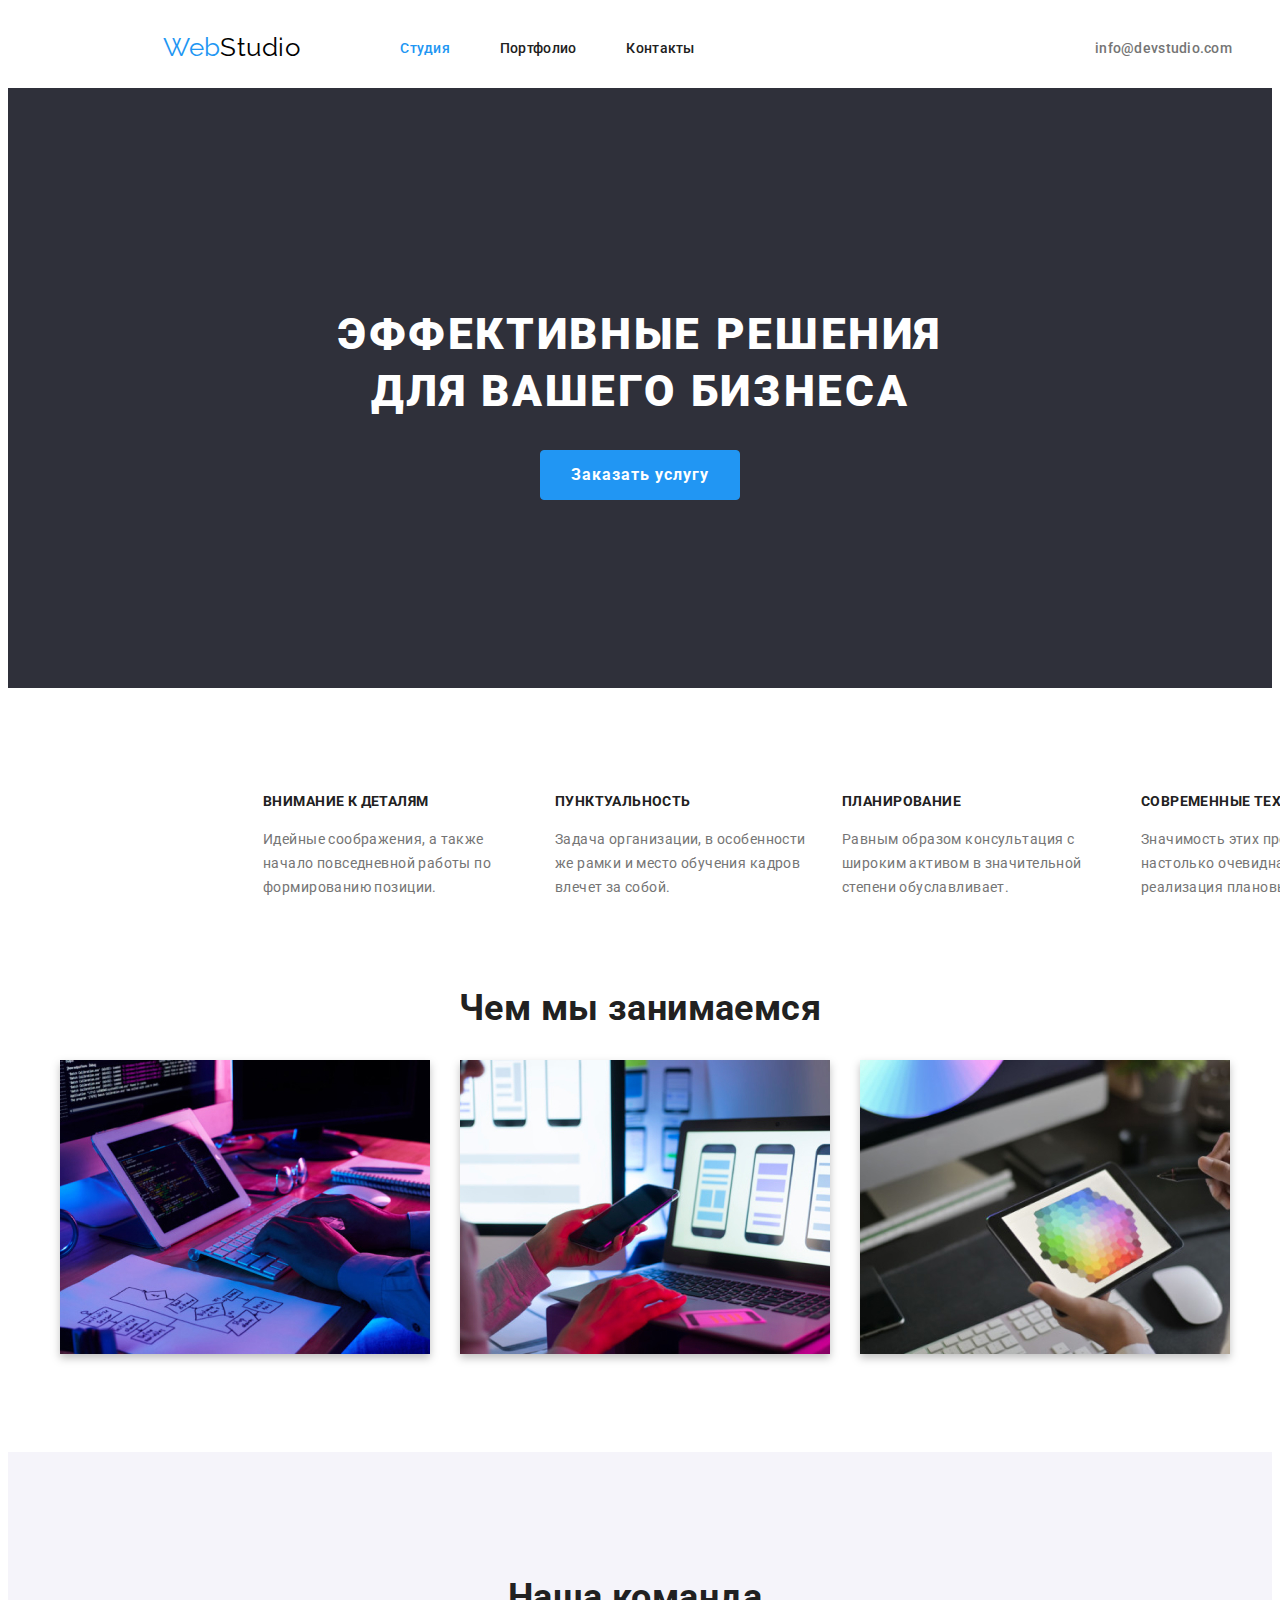
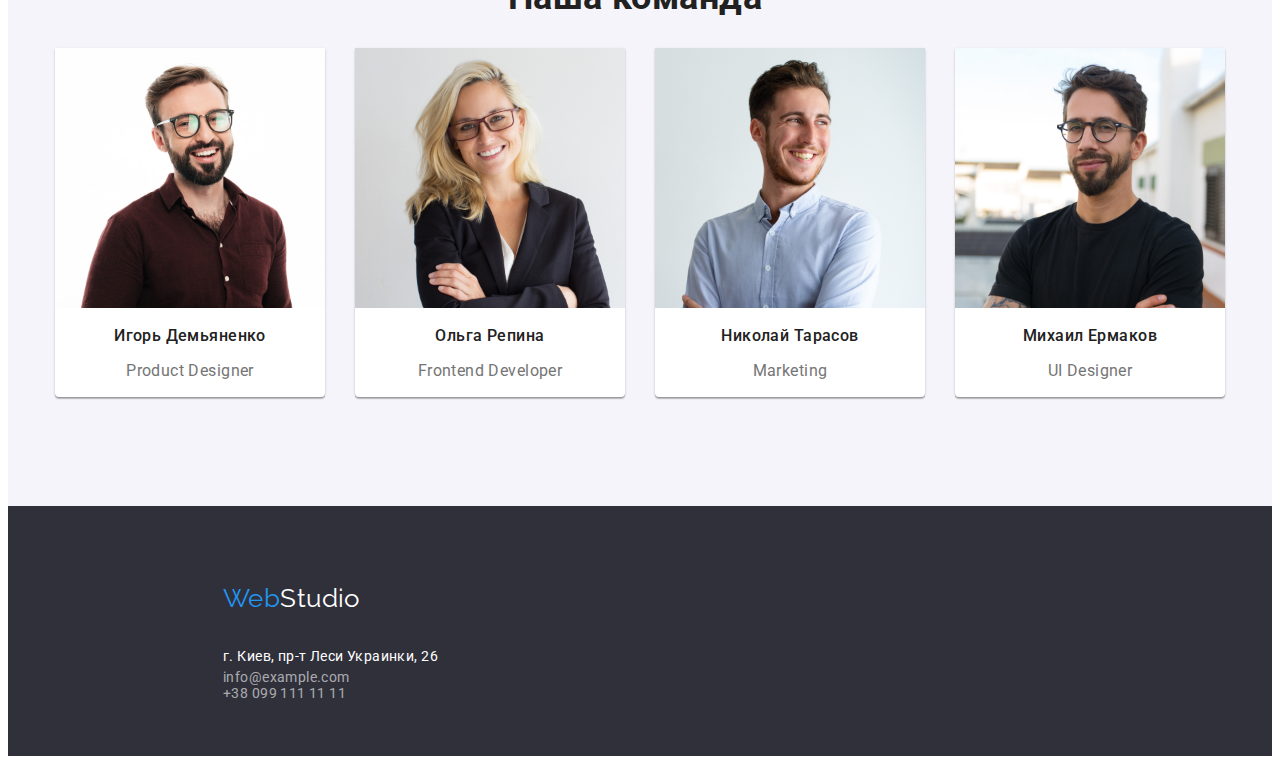
<file: index.html>
<!DOCTYPE html>
<html lang="ru">
<head>
    <meta charset="UTF-8">
    <meta http-equiv="X-UA-Compatible" content="IE=edge">
    <meta name="viewport" content="width=device-width, initial-scale=1.0">
    <title>Web Studio</title>
    <link rel="preconnect" href="https://fonts.googleapis.com">
    <link rel="preconnect" href="https://fonts.gstatic.com" crossorigin>
    <link href="https://fonts.googleapis.com/css2?family=Raleway:wght@700&family=Roboto:wght@400;500;700;900&display=swap" rel="stylesheet">
    <link rel="stylesheet" href="./css/style.css">
</head>
<body>
    <header class="header">
        <!-- Навигация сайта -->
        <nav class="nav">
    
            <!-- Логотип -->
            <a href="./index.html" class="link"><span class="web">Web</span><span class="studio">Studio</span></a>
    
            <ul class="nav-list list">
                <li class="nav-menu"><a href="./index.html" class="nav-link active-page link">Студия</a></li>
                <li class="nav-menu"><a href="./portfolio.html" class="nav-link link">Портфолио</a></li>
                <li class="nav-menu"><a href="#" class="nav-link link">Контакты</a></li>
            </ul>
        </nav>
        <!-- Контакты -->
        <ul class="contact-list list">
            <li class="contact-menu"><a href="mailto:info@devstudio.com" class="contact-link link">info@devstudio.com</a></li>
            <li class="contact-menu"><a href="tel:+380961111111" class="contact-link link">+38 096 111 11 11</a></li>
        </ul>
    </header>


    <!-- Main -->

    <main>

        <!-- Hero -->

        <section class="hero">
            <h1 class="hero-title">Эффективные решения для вашего бизнеса</h1>
            <button class="hero-btn" type="button"> Заказать услугу</button>
        </section>

        <!-- Приимущества -->

        <section class="privileg">
            <h2 class="visually-hidden">Наши Приимущества</h2>
            <ul class="privileg-list list">
                <li class="privileg-item">
                    <h3 class="privileg-subtitle">Внимание к деталям</h3>
                    <p class="privileg-text">Идейные соображения, а также начало повседневной работы по формированию позиции.</p>
                </li>
                <li class="privileg-item">
                    <h3 class="privileg-subtitle">Пунктуальность</h3>
                    <p class="privileg-text">Задача организации, в особенности же рамки и место обучения кадров влечет за собой.</p>
                </li>
                <li class="privileg-item">
                    <h3 class="privileg-subtitle">Планирование</h3>
                    <p class="privileg-text">Равным образом консультация с широким активом в значительной степени обуславливает.</p>
                </li>
                <li class="privileg-item">
                    <h3 class="privileg-subtitle">Современные технологии</h3>
                    <p class="privileg-text">Значимость этих проблем настолько очевидна, что реализация плановых заданий.</p>
                </li>
            </ul>
        </section>

        <!-- Чем мы занимаемся -->

        <section class="work">
            <h2 class="work-title">Чем мы занимаемся</h2>
            <ul class="work-list list">
                <li class="work-item"><img src="./img/box1.jpg" width="370" alt="box1"></li>
                <li class="work-item"><img src="./img/box2.jpg" width="370" alt="box2"></li>
                <li class="work-item"><img src="./img/box3.jpg" width="370" alt="box3"></li>
            </ul>
        </section>

        <!-- Наша команда -->

    <section class="command">
        <h2 class="command-title">Наша команда</h2>
        <ul class="command-list list">
            <li class="command-item">
                <img src="./img/personal/1.jpg" width="270" alt="personal1">
                <h3 class="command-name">Игорь Демьяненко</h3>
                <p class="command-prof">Product Designer</p>
            </li>
            <li class="command-item">
                <img src="./img/personal/2.jpg" width="270" alt="personal2">
                <h3 class="command-name">Ольга Репина</h3>
                <p class="command-prof">Frontend Developer</p>
            </li>
            <li class="command-item">
                <img src="./img/personal/3.jpg" width="270" alt="personal3">
                <h3 class="command-name">Николай Тарасов</h3>
                <p class="command-prof">Marketing</p>
            </li>
            <li class="command-item">
                <img src="./img/personal/4.jpg" width="270" alt="personal4">
                <h3 class="command-name">Михаил Ермаков</h3>
                <p class="command-prof">UI Designer</p>
            </li>
        </ul>
        
    </section>
    </main>

    <!-- Footer -->

    <footer class="footer">
        <!-- Логотип -->
        <a href="./index.html" class="link"><span class="web">Web</span><span class="footer-studio">Studio</span></a>
    
        <address>
            <ul class="footer-list list">
                <li class="footer-address link"><a href="#">г. Киев, пр-т Леси Украинки, 26</a></li>
                <li class="footer-item link"><a href="mailto:info@example.com"></a>info@example.com</li>
                <li class="footer-item link"><a href="tel:+380991111111"></a>+38 099 111 11 11</li>
            </ul>
        </address>
    </footer>


</body>
</html>
</file>
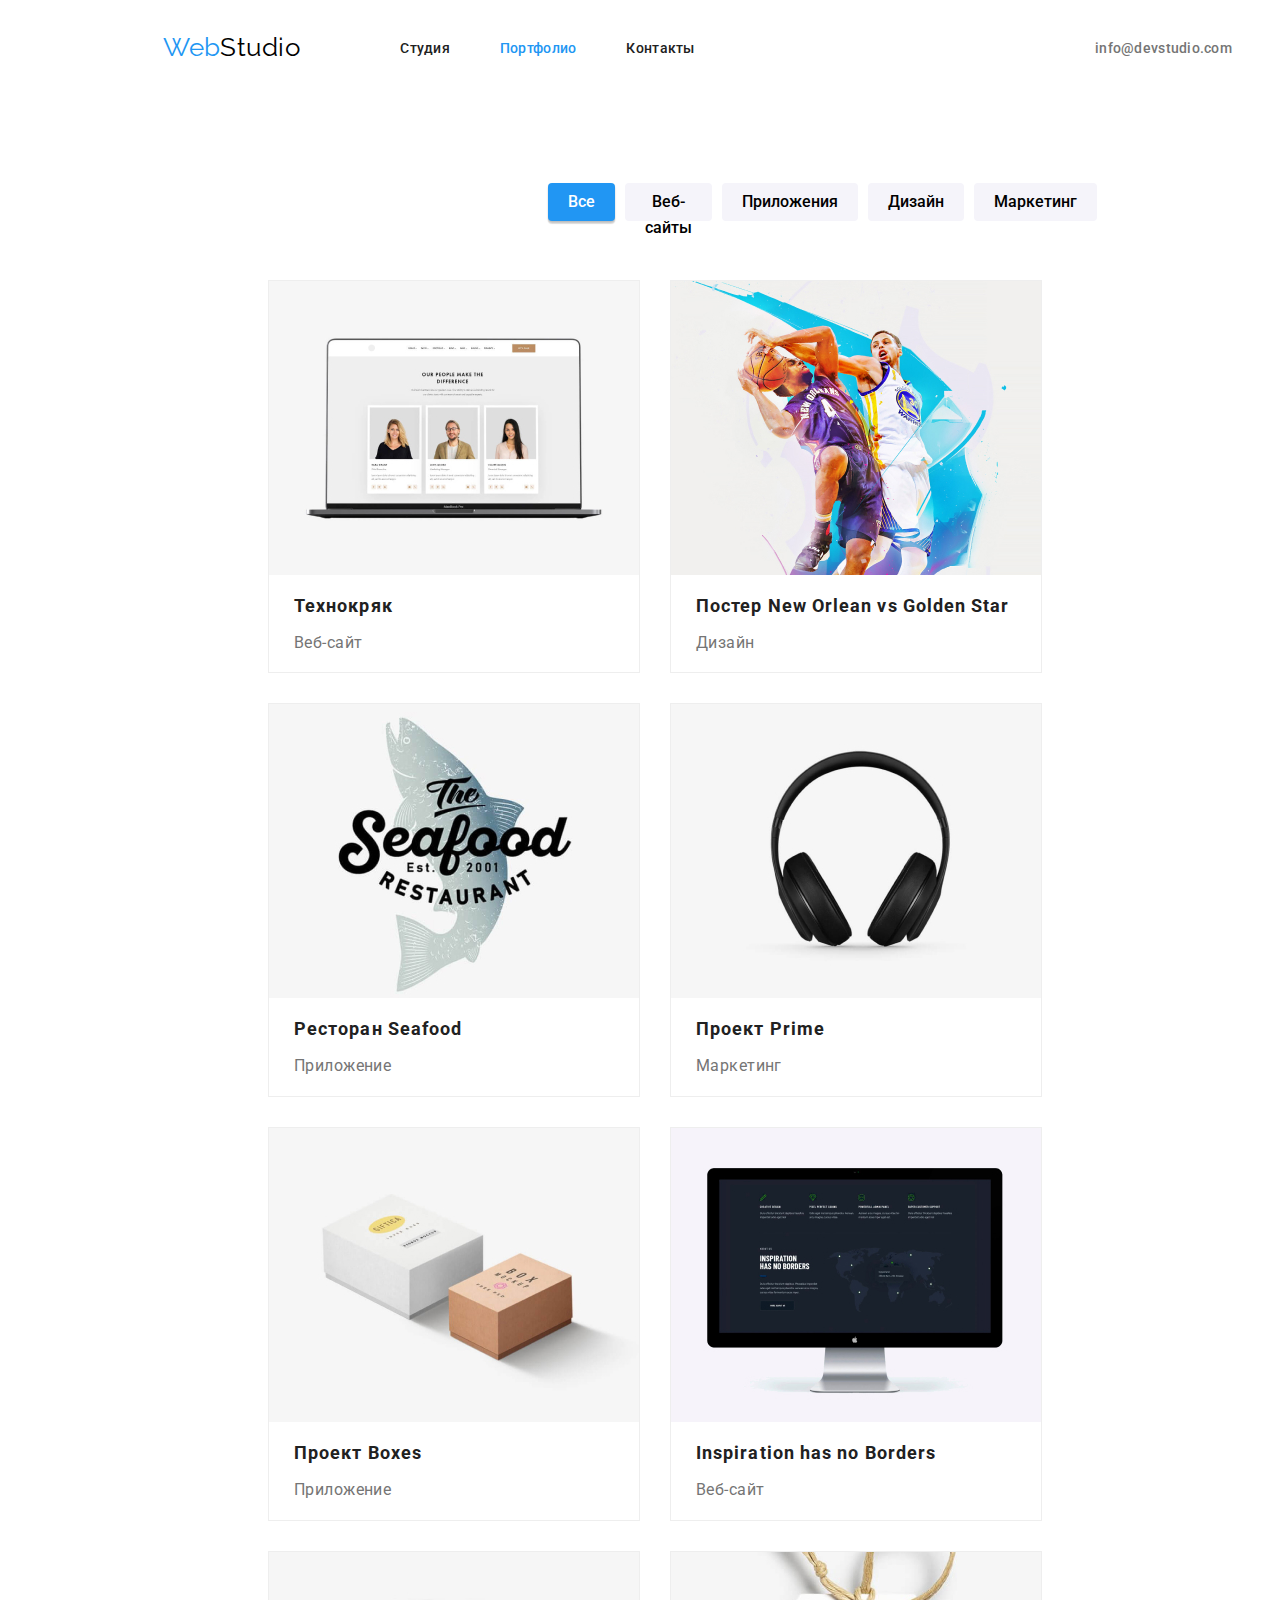
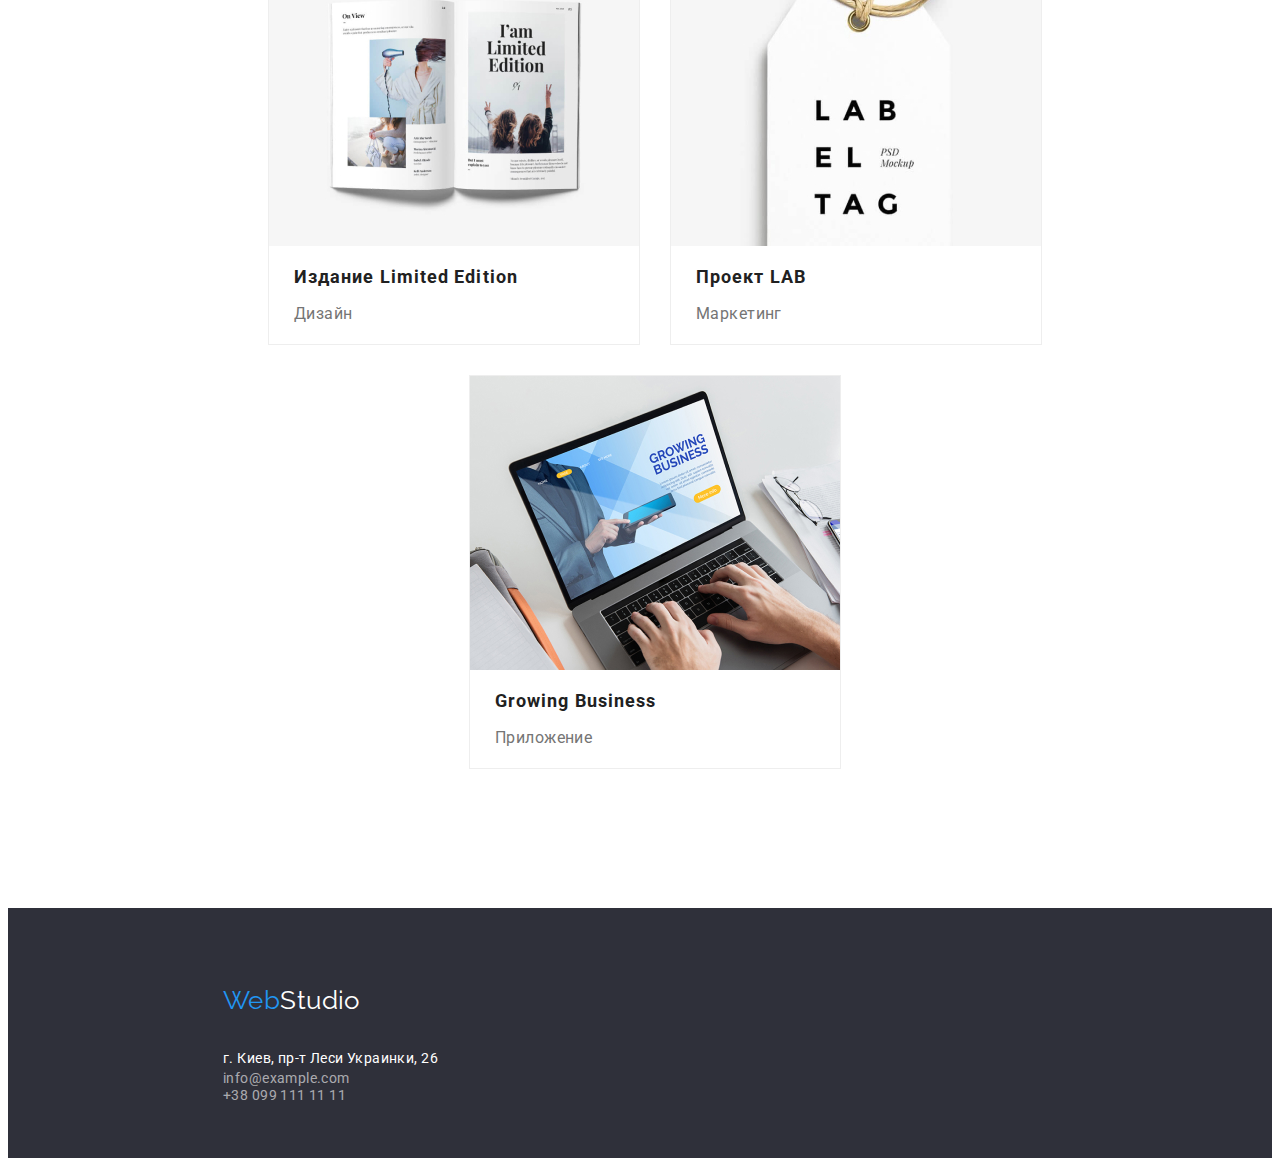
<file: portfolio.html>
<!DOCTYPE html>
<html lang="ru">
<head>
    <meta charset="UTF-8">
    <meta http-equiv="X-UA-Compatible" content="IE=edge">
    <meta name="viewport" content="width=device-width, initial-scale=1.0">
    <title>Web Studio</title>
    <link rel="preconnect" href="https://fonts.googleapis.com">
    <link rel="preconnect" href="https://fonts.gstatic.com" crossorigin>
    <link href="https://fonts.googleapis.com/css2?family=Raleway:wght@700&family=Roboto:wght@400;500;700;900&display=swap" rel="stylesheet">
    <link rel="stylesheet" href="./css/style.css">
</head>
<body>
    <header class="header">
        <!-- Навигация сайта -->
        <nav class="nav">
    
            <!-- Логотип -->
            <a href="./index.html" class="link"><span class="web">Web</span><span class="studio">Studio</span></a>
    
            <ul class="nav-list list">
                <li class="nav-menu"><a href="./index.html" class="nav-link link">Студия</a></li>
                <li class="nav-menu"><a href="./portfolio.html" class="nav-link active-page link">Портфолио</a></li>
                <li class="nav-menu"><a href="#" class="nav-link link">Контакты</a></li>
            </ul>
        </nav>
        <!-- Контакты -->
        <ul class="contact-list list">
            <li class="contact-menu"><a href="mailto:info@devstudio.com" class="contact-link link">info@devstudio.com</a></li>
            <li class="contact-menu"><a href="tel:+380961111111" class="contact-link link">+38 096 111 11 11</a></li>
        </ul>
    </header>

    <main>

        <section class="photo">

            <h1 class="visually-hidden">Навигация</h1>
            
            <ul class="menu-list list">
                <li><button class="portfolio-btn active" type="button">Все</button></li>
                <li><button class="portfolio-btn" type="button">Веб-сайты</button></li>
                <li><button class="portfolio-btn" type="button">Приложения</button></li>
                <li><button class="portfolio-btn" type="button">Дизайн</button></li>
                <li><button class="portfolio-btn" type="button">Маркетинг</button></li>
            </ul>

            <ul class="portfolio-list list">
                <li class="photo-item">
                    <a href="#" class="link" >
                        <img class="photo-img" src="./img/portfolio/1.jpg" width="370" alt="Технокряк">
                        <h3 class="photo-name">Технокряк</h3>
                        <p class="photo-about">Веб-сайт</p>
                    </a>
                </li>
                
            
                <li class="photo-item">
                    <a href="#" class="link" >
                        <img class="photo-img" src="./img/portfolio/2.jpg" width="370" alt="Постер New Orlean vs Golden Star">
                        <h3 class="photo-name">Постер New Orlean vs Golden Star</h3>
                        <p class="photo-about">Дизайн</p>
                    </a>
                </li>
                
            
                <li class="photo-item">
                    <a href="#" class="link" >
                        <img class="photo-img" src="./img/portfolio/3.jpg" width="370" alt="Ресторан Seafood">
                        <h3 class="photo-name">Ресторан Seafood</h3>
                        <p class="photo-about">Приложение</p>
                    </a>
                </li>
                
            
                <li class="photo-item">
                    <a href="#" class="link" >
                        <img class="photo-img" src="./img/portfolio/4.jpg" width="370" alt="Проект Prime">
                        <h3 class="photo-name">Проект Prime</h3>
                        <p class="photo-about">Маркетинг</p>
                    </a>
                </li>
                
            
                <li class="photo-item">
                    <a href="#" class="link" >
                        <img class="photo-img" src="./img/portfolio/5.jpg" width="370" alt="Проект Boxes">
                        <h3 class="photo-name">Проект Boxes</h3>
                        <p class="photo-about">Приложение</p>
                    </a>
                </li>
                
           
                <li class="photo-item">
                    <a href="#" class="link" >
                        <img class="photo-img" src="./img/portfolio/6.jpg" width="370" alt="Inspiration has no Borders">
                        <h3 class="photo-name">Inspiration has no Borders</h3>
                        <p class="photo-about">Веб-сайт</p>
                    </a>
                </li>
                
            
                <li class="photo-item">
                    <a href="#" class="link" >
                        <img class="photo-img" src="./img/portfolio/7.jpg" width="370" alt="Издание Limited Edition">
                        <h3 class="photo-name">Издание Limited Edition</h3>
                        <p class="photo-about">Дизайн</p>
                    </a>
                </li>
                
            
                <li class="photo-item">
                    <a href="#" class="link" >
                        <img class="photo-img" src="./img/portfolio/8.jpg" width="370" alt="Проект LAB">
                        <h3 class="photo-name">Проект LAB</h3>
                        <p class="photo-about">Маркетинг</p>
                    </a>
                </li>
                
            
                <li class="photo-item">
                    <a href="#" class="link" >
                        <img class="photo-img" src="./img/portfolio/9.jpg" width="370" alt="Growing Business">
                        <h3 class="photo-name">Growing Business</h3>
                        <p class="photo-about">Приложение</p>
                    </a>
                </li>
                
            </ul>

        </section>
    </main>


    <footer class="footer">
        <!-- Логотип -->
        <a href="./index.html" class="link"><span class="web">Web</span><span class="footer-studio">Studio</span></a>
    
        <address class="address">
            <ul class="footer-list list">
                <li class="footer-address link"><a href="#">г. Киев, пр-т Леси Украинки, 26</a></li>
                <li class="footer-item link"><a href="mailto:info@example.com"></a>info@example.com</li>
                <li class="footer-item link"><a href="tel:+380991111111"></a>+38 099 111 11 11</li>
            </ul>
        </address>
    </footer>
</body>
</html>
</file>
<file: css/style.css>
:root {
    --primary-text-color: #212121;
    --second-text-color: #757575;
    --acent-color: #2196F3;
}

*,
*::before,
*::after {
    box-sizing: border-box;
}


body{
    font-family: 'Roboto', sans-serif;
    color: var(--primary-text-color);
    font-size: 14px;
    letter-spacing: 0.03em;
    background-color: #FFFFFF;
}


/* Header */

.header {
    height: 80px;
    width: 1600px;
    display: flex;
    margin: 0 auto;
    align-items: center;
    justify-content: space-around;
}

/* Logo Company */
.web {
    font-family: 'Raleway';
    font-size: 26px;
    line-height: 1.2;
    color: var(--acent-color);
}

.studio {
    font-family: 'Raleway';
    font-size: 26px;
    line-height: 1.2;
    color: #000000;
}


.link {
    text-decoration: none;
}

.list {
    list-style: none;
}

/* Navigation */
.nav {
    display: contents;
}
.nav-list {
    display: flex;
    margin-left: -250px;
}

.nav-menu {
    margin-right: 50px;
}

.nav .nav-link {
    font-weight: 500;
    line-height: 1.1;
    letter-spacing: 0.02em;
    color: #212121;
}

.nav-link:hover,.nav-link:focus {
    color: var(--acent-color);
}

.nav .active-page {
    color: var(--acent-color);
}
/* Contact */

.contact-list {
    display: flex;
}

.contact-menu {
    margin-right: 50px;
}

.contact-link {
    font-weight: 500;
    line-height: 1.1;
    letter-spacing: 0.02em;
    color: #757575;
}

.contact-link:hover,.contact-link:focus {
    color: var(--acent-color);
}

/* Hero */



.hero {
    width: 100%;
    height: 600px;
    background: #2F303A;
    display: flex;
    flex-direction: column;
    align-items: center;
    justify-content: center;
}

.hero-title {
    width: 695px;
    font-weight: 900;
    font-size: 44px;
    line-height: 1.3;
    text-align: center;
    letter-spacing: 0.06em;
    text-transform: uppercase;
    color: #FFFFFF;
}

.hero-btn {
    font-family: inherit;
    background: var(--acent-color);
    width: 200px;
    height: 50px;
    border: 1px solid var(--acent-color);
    border-radius: 4px;
    font-weight: 700;
    font-size: 16px;
    line-height: 1.8px;
    letter-spacing: 0.06em;
    color: #FFFFFF;
    transition: 0.3s linear;
    cursor: pointer;
}

.hero-btn:hover{
    background: #FFFFFF;
    color: var(--acent-color);
}
/* Privileg */

.privileg {
    display: flex;
    margin: 95px 215px;
    width: 1170px;
    height: 110px;
    align-items: center;
}

.visually-hidden {
    position: absolute;
    width: 1px;
    height: 1px;
    margin: -1px;
    border: 0;
    padding: 0;

    white-space: nowrap;
    clip-path: inset(100%);
    clip: rect(0 0 0 0);
    overflow: hidden;
}

.privileg-list {
    display: flex;
}

.privileg-item {
    margin-right:20px;
}

.privileg-item:last-child {
    margin-right: 0;
}

.privileg-subtitle {
    font-size: 14px;
    line-height: 1.7;
    text-transform: uppercase;
}

.privileg-text {
    margin: 0;
    line-height: 1.7;
    color: var(--second-text-color); 
}


/* Work */

.work {
    width: 100%;
}

.work-title {
    font-size: 36px;
    line-height: 1.16;
    text-align: center;
}

.work-list {
    display: flex;
    justify-content: center;
    margin-bottom: 95px;
    filter: drop-shadow(0px 4px 4px rgba(0, 0, 0, 0.25));
}



.work-item {
    margin-right: 30px;
}


/* Command */

.command {
    width: 100%;
    padding: 95px 215px 95px 205px;
    background: #F5F4FA;
}

.command-title {
    font-size: 36px;
    line-height: 1.16;
    text-align: center;
}

.command-list {
    display: flex;
    justify-content: center;
}

.command-item {
    margin-right: 30px;
    background: #FFFFFF;
    box-shadow: 0px 1px 3px rgba(0, 0, 0, 0.12), 0px 1px 1px rgba(0, 0, 0, 0.14), 0px 2px 1px rgba(0, 0, 0, 0.2);
    border-radius: 0px 0px 4px 4px;
}

.command-name {
    font-weight: 500;
    font-size: 16px;
    line-height: 1.18;
    text-align: center;
}

.command-prof {
    font-size: 16px;
    line-height: 1.18;
    text-align: center;
    color: var(--second-text-color);
}

/* Footer */

.footer {
    width: 100%;
    height: 250px;
    background: #2F303A;
    padding: 60px 215px;
}


.footer-studio {
    font-family: 'Raleway';
    font-size: 26px;
    line-height: 2.5;
    color: #FFFFFF;
}



.footer-list {    
    margin-left: -40px;
}

.footer-item {
    font-style: normal;
    line-height: 1.19;
    color: rgba(255, 255, 255, 0.6);
    cursor: pointer;
}


.footer-item:hover,.footer-item:focus {
    color: var(--acent-color);
}


.footer-address>a {
    font-style: normal;
    text-decoration: none;
    line-height: 1.7;
    color: #FFFFFF;
    margin-bottom: 10px;
}


/* Портфолио */
.menu {
    display: flex;
    justify-content: center;
    margin-bottom: 30px;
    margin-left: 20px;
}


.portfolio-btn {
    font-family: inherit;
    margin-top: 95px;
    padding: 6px 20px 6px 20px;
    height: 38px;
    background: #F5F4FA;
    border-radius: 4px;
    font-weight: 500;
    font-size: 16px;
    line-height: 1.6;
    margin-right: 10px;
    border: none;
    cursor: pointer;
}


.portfolio-btn:hover,.portfolio-btn:focus {
    background: var(--acent-color);
    color: #FFFFFF;
    box-shadow: 0px 3px 1px rgba(0, 0, 0, 0.1), 0px 1px 2px rgba(0, 0, 0, 0.08), 0px 2px 2px rgba(0, 0, 0, 0.12);
    border-radius: 4px;
}

.portfolio-btn.active {
    background: var(--acent-color);
    color: #FFFFFF;
    box-shadow: 0px 3px 1px rgba(0, 0, 0, 0.1), 0px 1px 2px rgba(0, 0, 0, 0.08), 0px 2px 2px rgba(0, 0, 0, 0.12);
}

/* Portfolio */

.menu-list {
    list-style: none;
    display: flex;
    margin: 0 215px 30px 295px;
}

.photo {
    display: flex;
    flex-direction: column;
    width: 100%;
    justify-content: center;
    padding: 0 215px 95px 205px;
}



.portfolio-list {
    display: flex;
    flex-wrap: wrap;
    justify-content: space-around;
}

.photo-item {
    width: 372px;
    position: relative;
    background: #FFFFFF;
    border: 1px solid #EEEEEE;
    margin-bottom: 30px;
}

.photo-item:hover,.link:focus {
    filter: drop-shadow(0px 4px 4px rgba(0, 0, 0, 0.25));
}

.photo-name {
    color: var(--primary-text-color);
    padding: 0 25px;
    margin: 10px 0 5px 0;
    font-size: 18px;
    line-height: 2;
    letter-spacing: 0.06em;
}

.photo-about {
    padding: 0 25px;
    margin: 4px 0 15px 0;
    font-size: 16px;
    line-height: 1.8;
    color: var(--second-text-color);
}
</file>
